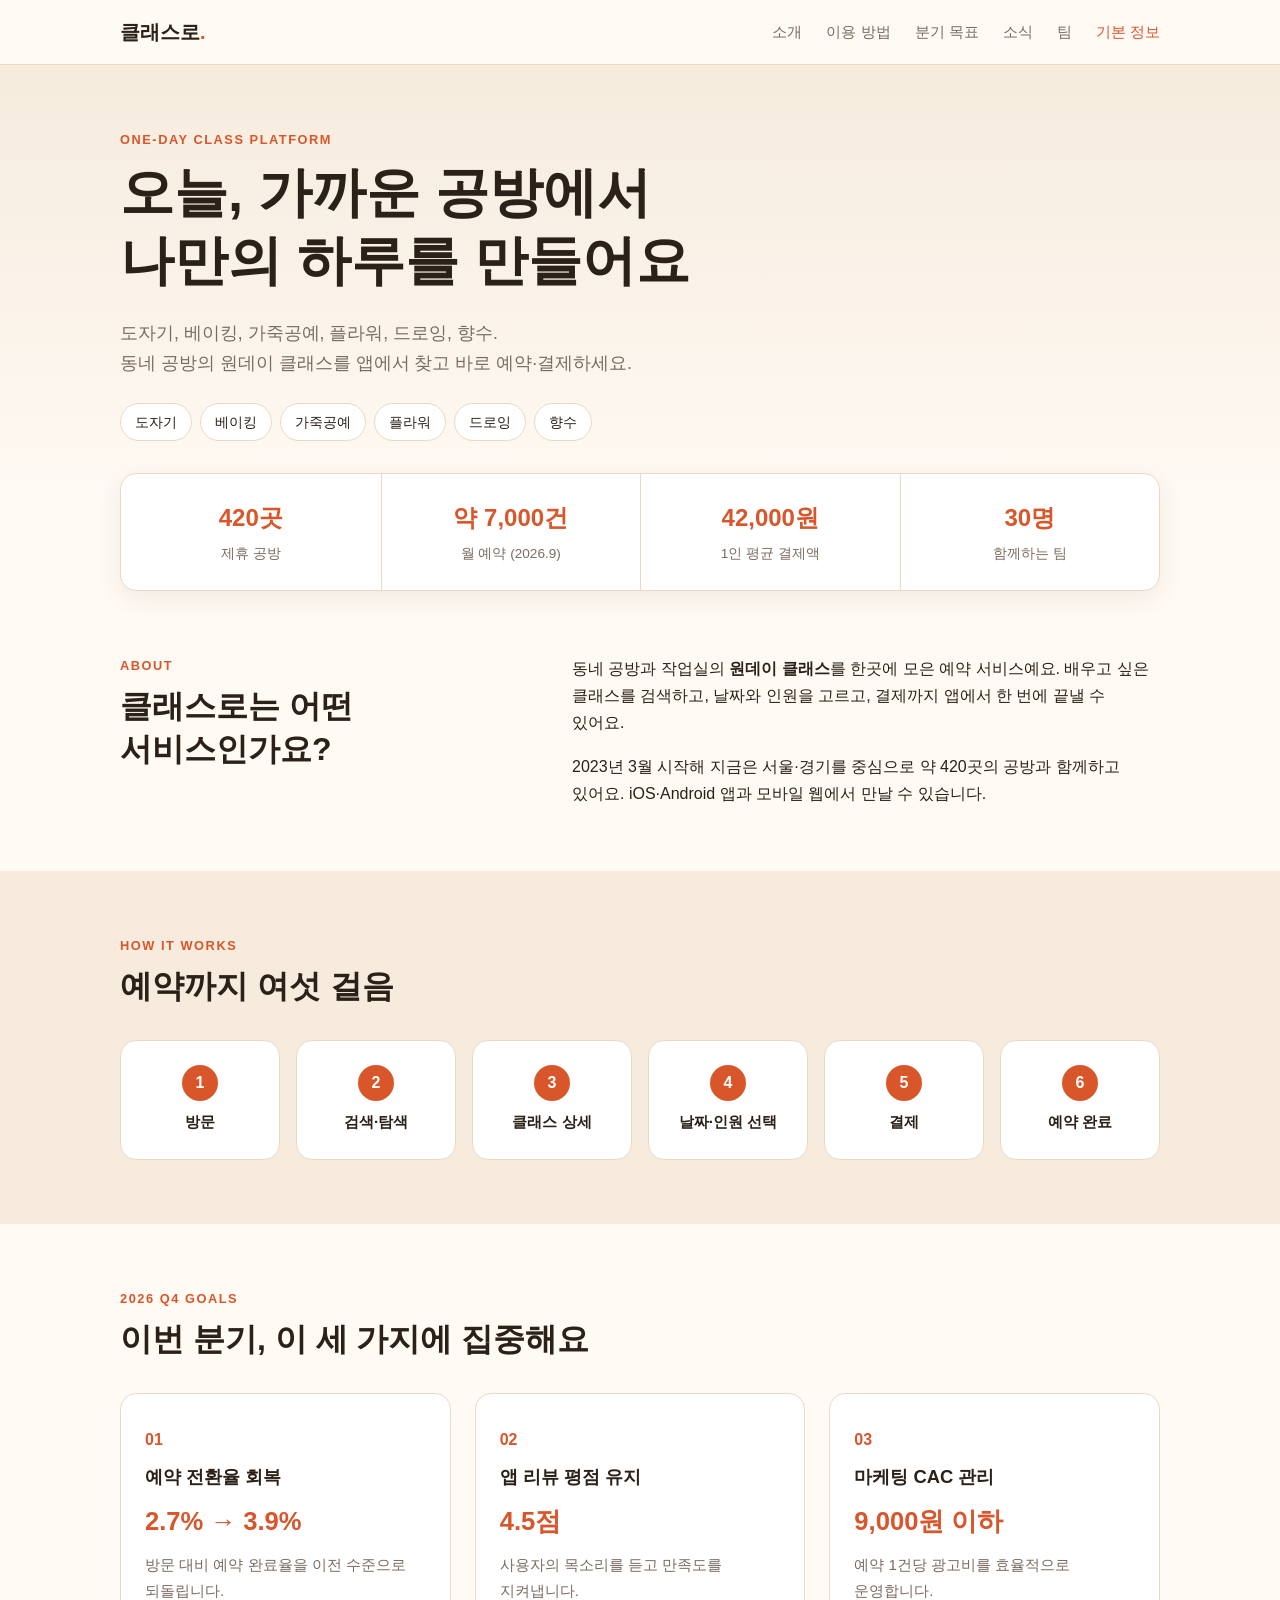
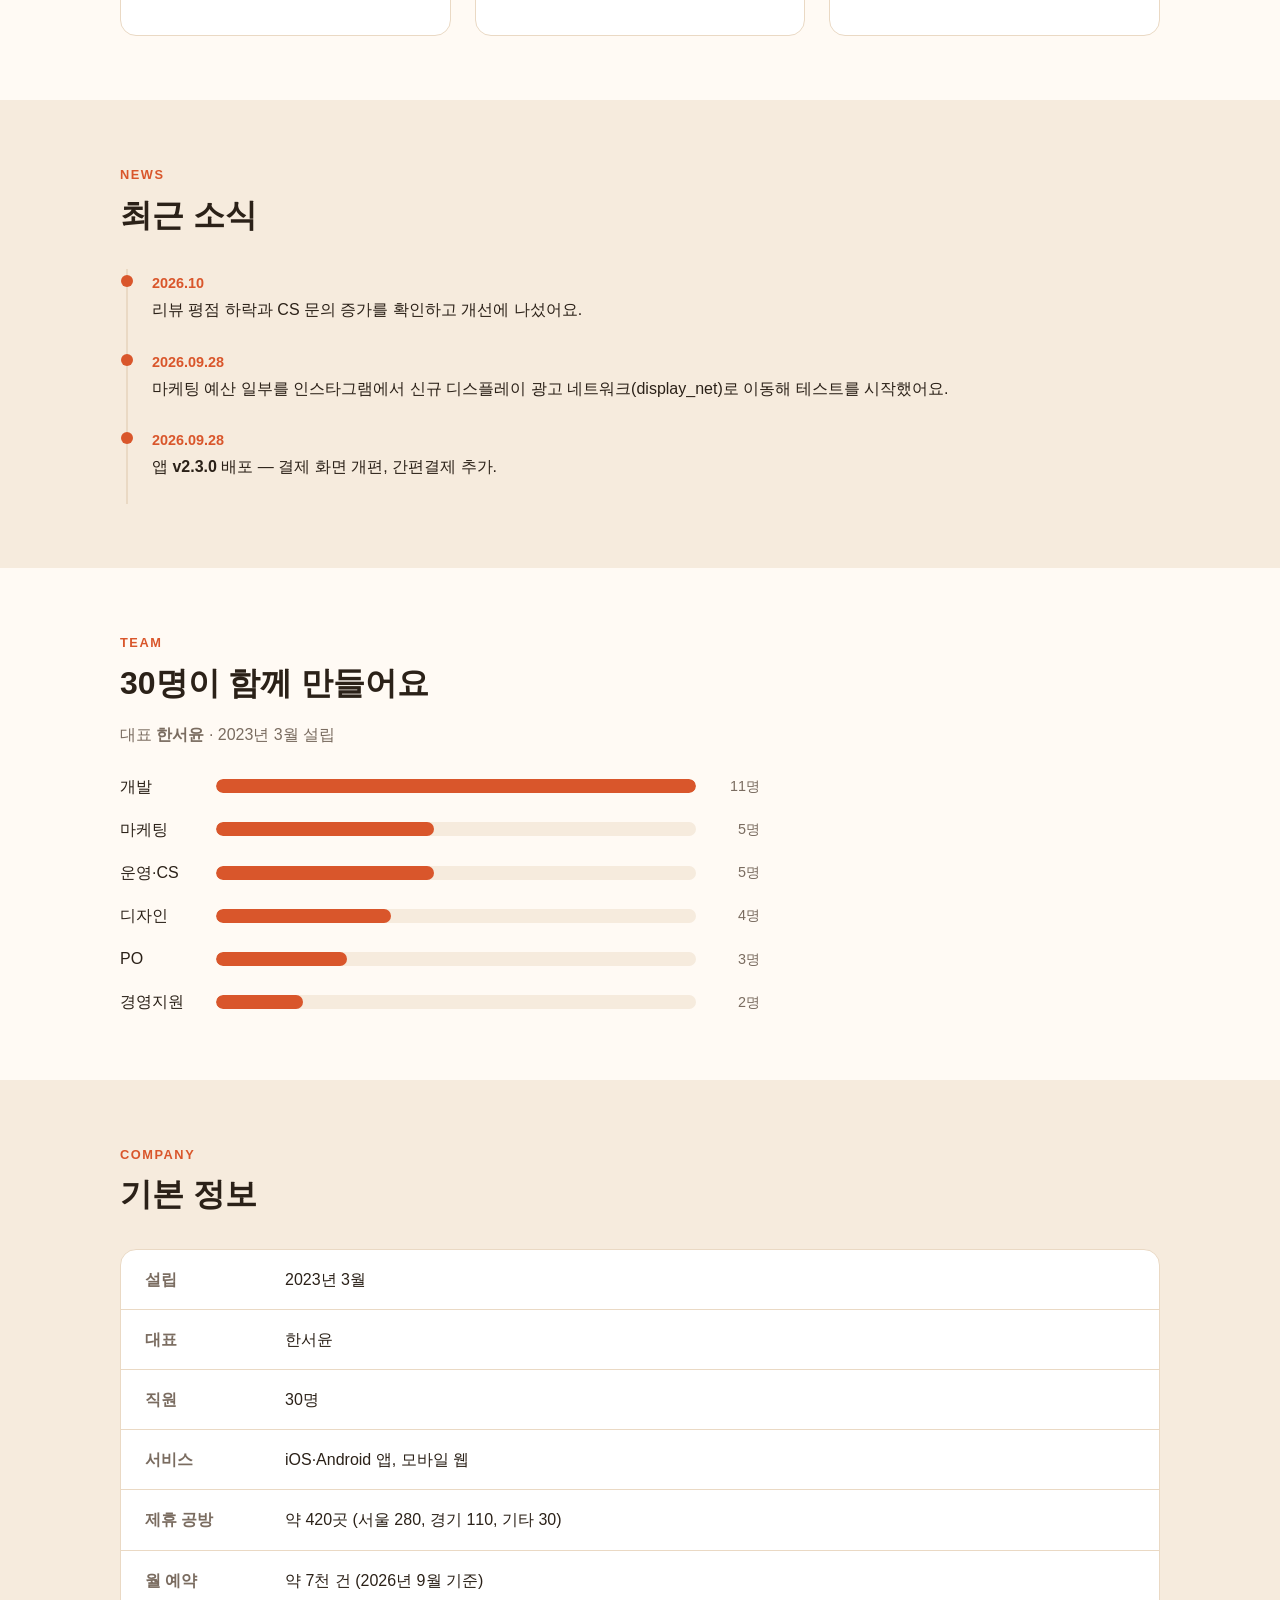
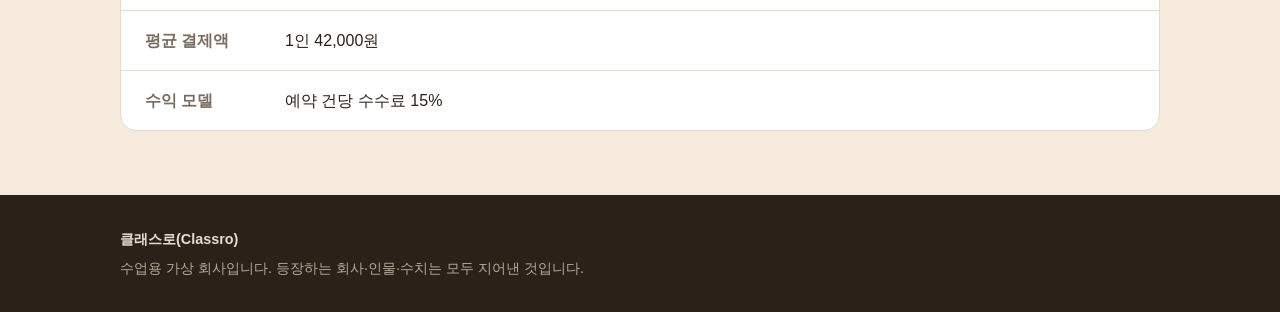
<file: index.html>
<!DOCTYPE html>
<html lang="ko">
<head>
  <meta charset="UTF-8">
  <meta name="viewport" content="width=device-width, initial-scale=1">
  <title>클래스로(Classro) — 동네 공방 원데이 클래스 예약</title>
  <meta name="description" content="동네 공방·작업실의 원데이 클래스를 앱에서 찾고 바로 예약·결제하는 서비스, 클래스로.">
  <link rel="stylesheet" href="css/style.css">
</head>
<body>
  <header class="site-header">
    <div class="container header-inner">
      <a href="#top" class="logo">클래스로<span>.</span></a>
      <button class="nav-toggle" aria-label="메뉴 열기" aria-expanded="false" aria-controls="nav">☰</button>
      <nav id="nav" class="nav">
        <a href="#about">소개</a>
        <a href="#flow">이용 방법</a>
        <a href="#goals">분기 목표</a>
        <a href="#news">소식</a>
        <a href="#team">팀</a>
        <a href="#info">기본 정보</a>
      </nav>
    </div>
  </header>

  <main id="top">
    <section class="hero">
      <div class="container">
        <p class="eyebrow">ONE-DAY CLASS PLATFORM</p>
        <h1>오늘, 가까운 공방에서<br>나만의 하루를 만들어요</h1>
        <p class="lead">도자기, 베이킹, 가죽공예, 플라워, 드로잉, 향수.<br>동네 공방의 원데이 클래스를 앱에서 찾고 바로 예약·결제하세요.</p>
        <div class="tags">
          <span>도자기</span><span>베이킹</span><span>가죽공예</span><span>플라워</span><span>드로잉</span><span>향수</span>
        </div>
      </div>
    </section>

    <section class="stats" aria-label="주요 수치">
      <div class="container stats-grid">
        <div class="stat"><strong data-count="420" data-suffix="곳">420곳</strong><span>제휴 공방</span></div>
        <div class="stat"><strong data-count="7000" data-prefix="약 " data-suffix="건">약 7,000건</strong><span>월 예약 (2026.9)</span></div>
        <div class="stat"><strong data-count="42000" data-suffix="원">42,000원</strong><span>1인 평균 결제액</span></div>
        <div class="stat"><strong data-count="30" data-suffix="명">30명</strong><span>함께하는 팀</span></div>
      </div>
    </section>

    <section id="about" class="section">
      <div class="container two-col">
        <div>
          <p class="eyebrow">ABOUT</p>
          <h2>클래스로는 어떤 서비스인가요?</h2>
        </div>
        <div class="prose">
          <p>동네 공방과 작업실의 <strong>원데이 클래스</strong>를 한곳에 모은 예약 서비스예요. 배우고 싶은 클래스를 검색하고, 날짜와 인원을 고르고, 결제까지 앱에서 한 번에 끝낼 수 있어요.</p>
          <p>2023년 3월 시작해 지금은 서울·경기를 중심으로 약 420곳의 공방과 함께하고 있어요. iOS·Android 앱과 모바일 웹에서 만날 수 있습니다.</p>
        </div>
      </div>
    </section>

    <section id="flow" class="section alt">
      <div class="container">
        <p class="eyebrow">HOW IT WORKS</p>
        <h2>예약까지 여섯 걸음</h2>
        <ol class="steps">
          <li><b>1</b><span>방문</span></li>
          <li><b>2</b><span>검색·탐색</span></li>
          <li><b>3</b><span>클래스 상세</span></li>
          <li><b>4</b><span>날짜·인원 선택</span></li>
          <li><b>5</b><span>결제</span></li>
          <li><b>6</b><span>예약 완료</span></li>
        </ol>
      </div>
    </section>

    <section id="goals" class="section">
      <div class="container">
        <p class="eyebrow">2026 Q4 GOALS</p>
        <h2>이번 분기, 이 세 가지에 집중해요</h2>
        <div class="cards">
          <article class="card">
            <span class="card-no">01</span>
            <h3>예약 전환율 회복</h3>
            <p class="big">2.7% → 3.9%</p>
            <p>방문 대비 예약 완료율을 이전 수준으로 되돌립니다.</p>
          </article>
          <article class="card">
            <span class="card-no">02</span>
            <h3>앱 리뷰 평점 유지</h3>
            <p class="big">4.5점</p>
            <p>사용자의 목소리를 듣고 만족도를 지켜냅니다.</p>
          </article>
          <article class="card">
            <span class="card-no">03</span>
            <h3>마케팅 CAC 관리</h3>
            <p class="big">9,000원 이하</p>
            <p>예약 1건당 광고비를 효율적으로 운영합니다.</p>
          </article>
        </div>
      </div>
    </section>

    <section id="news" class="section alt">
      <div class="container">
        <p class="eyebrow">NEWS</p>
        <h2>최근 소식</h2>
        <ul class="timeline">
          <li>
            <time datetime="2026-10">2026.10</time>
            <p>리뷰 평점 하락과 CS 문의 증가를 확인하고 개선에 나섰어요.</p>
          </li>
          <li>
            <time datetime="2026-09-28">2026.09.28</time>
            <p>마케팅 예산 일부를 인스타그램에서 신규 디스플레이 광고 네트워크(display_net)로 이동해 테스트를 시작했어요.</p>
          </li>
          <li>
            <time datetime="2026-09-28">2026.09.28</time>
            <p>앱 <strong>v2.3.0</strong> 배포 — 결제 화면 개편, 간편결제 추가.</p>
          </li>
        </ul>
      </div>
    </section>

    <section id="team" class="section">
      <div class="container">
        <p class="eyebrow">TEAM</p>
        <h2>30명이 함께 만들어요</h2>
        <p class="sub">대표 <strong>한서윤</strong> · 2023년 3월 설립</p>
        <ul class="bars" id="team-bars">
          <li data-n="11"><span>개발</span><div class="bar"><i></i></div><em>11명</em></li>
          <li data-n="5"><span>마케팅</span><div class="bar"><i></i></div><em>5명</em></li>
          <li data-n="5"><span>운영·CS</span><div class="bar"><i></i></div><em>5명</em></li>
          <li data-n="4"><span>디자인</span><div class="bar"><i></i></div><em>4명</em></li>
          <li data-n="3"><span>PO</span><div class="bar"><i></i></div><em>3명</em></li>
          <li data-n="2"><span>경영지원</span><div class="bar"><i></i></div><em>2명</em></li>
        </ul>
      </div>
    </section>

    <section id="info" class="section alt">
      <div class="container">
        <p class="eyebrow">COMPANY</p>
        <h2>기본 정보</h2>
        <dl class="info">
          <div><dt>설립</dt><dd>2023년 3월</dd></div>
          <div><dt>대표</dt><dd>한서윤</dd></div>
          <div><dt>직원</dt><dd>30명</dd></div>
          <div><dt>서비스</dt><dd>iOS·Android 앱, 모바일 웹</dd></div>
          <div><dt>제휴 공방</dt><dd>약 420곳 (서울 280, 경기 110, 기타 30)</dd></div>
          <div><dt>월 예약</dt><dd>약 7천 건 (2026년 9월 기준)</dd></div>
          <div><dt>평균 결제액</dt><dd>1인 42,000원</dd></div>
          <div><dt>수익 모델</dt><dd>예약 건당 수수료 15%</dd></div>
        </dl>
      </div>
    </section>
  </main>

  <footer class="site-footer">
    <div class="container">
      <strong>클래스로(Classro)</strong>
      <p>수업용 가상 회사입니다. 등장하는 회사·인물·수치는 모두 지어낸 것입니다.</p>
    </div>
  </footer>

  <script src="js/script.js"></script>
</body>
</html>
</file>
<file: css/style.css>
:root {
  --color-primary: #d9562b;
  --color-primary-dark: #b4421d;
  --color-ink: #2b2118;
  --color-muted: #7a6c60;
  --color-bg: #fffaf4;
  --color-alt: #f6ebdd;
  --color-surface: #ffffff;
  --color-line: #ead9c4;
  --radius: 16px;
  --space-1: 8px;
  --space-2: 16px;
  --space-3: 24px;
  --space-4: 32px;
  --space-6: 64px;
}

* { box-sizing: border-box; margin: 0; padding: 0; }
html { scroll-behavior: smooth; scroll-padding-top: 72px; }
body {
  font-family: "Pretendard", -apple-system, BlinkMacSystemFont, "Apple SD Gothic Neo", "Noto Sans KR", "Malgun Gothic", sans-serif;
  color: var(--color-ink);
  background: var(--color-bg);
  line-height: 1.7;
  word-break: keep-all;
}
a { color: inherit; text-decoration: none; }
ul, ol { list-style: none; }
.container { width: min(1040px, 100% - 2 * var(--space-3)); margin-inline: auto; }

/* header */
.site-header {
  position: sticky; top: 0; z-index: 10;
  background: rgba(255, 250, 244, .92);
  backdrop-filter: blur(8px);
  border-bottom: 1px solid var(--color-line);
}
.header-inner { display: flex; align-items: center; justify-content: space-between; height: 64px; }
.logo { font-size: 1.25rem; font-weight: 800; }
.logo span { color: var(--color-primary); }
.nav { display: flex; gap: var(--space-3); font-size: .95rem; }
.nav a { color: var(--color-muted); padding: var(--space-1) 0; }
.nav a:hover, .nav a.is-active { color: var(--color-primary); }
.nav-toggle {
  display: none; background: none; border: 0; font-size: 1.5rem;
  width: 44px; height: 44px; cursor: pointer; color: var(--color-ink);
}

/* hero */
.hero { padding: var(--space-6) 0; background: linear-gradient(180deg, var(--color-alt), var(--color-bg)); }
.eyebrow { color: var(--color-primary); font-size: .8rem; font-weight: 700; letter-spacing: .12em; margin-bottom: var(--space-1); }
.hero h1 { font-size: clamp(2rem, 6vw, 3.4rem); line-height: 1.25; margin-bottom: var(--space-3); }
.lead { font-size: 1.1rem; color: var(--color-muted); margin-bottom: var(--space-3); }
.tags { display: flex; flex-wrap: wrap; gap: var(--space-1); }
.tags span {
  padding: 6px 14px; border-radius: 999px; font-size: .9rem;
  background: var(--color-surface); border: 1px solid var(--color-line);
}

/* stats */
.stats { margin-top: calc(-1 * var(--space-4)); position: relative; }
.stats-grid {
  display: grid; grid-template-columns: repeat(4, 1fr);
  background: var(--color-surface); border: 1px solid var(--color-line);
  border-radius: var(--radius); box-shadow: 0 8px 24px rgba(80, 50, 20, .08);
}
.stat { padding: var(--space-3); text-align: center; }
.stat + .stat { border-left: 1px solid var(--color-line); }
.stat strong { display: block; font-size: 1.5rem; color: var(--color-primary); }
.stat span { font-size: .85rem; color: var(--color-muted); }

/* sections */
.section { padding: var(--space-6) 0; }
.section.alt { background: var(--color-alt); }
h2 { font-size: clamp(1.5rem, 4vw, 2rem); line-height: 1.35; margin-bottom: var(--space-4); }
.two-col { display: grid; grid-template-columns: 1fr 1.4fr; gap: var(--space-4); }
.two-col h2 { margin-bottom: 0; }
.prose p + p { margin-top: var(--space-2); }
.sub { margin: calc(-1 * var(--space-2)) 0 var(--space-3); color: var(--color-muted); }

/* steps */
.steps { display: grid; grid-template-columns: repeat(6, 1fr); gap: var(--space-2); }
.steps li {
  background: var(--color-surface); border-radius: var(--radius); padding: var(--space-3) var(--space-2);
  text-align: center; border: 1px solid var(--color-line);
}
.steps b {
  display: inline-grid; place-items: center; width: 36px; height: 36px; margin-bottom: var(--space-1);
  border-radius: 50%; background: var(--color-primary); color: #fff;
}
.steps span { display: block; font-weight: 600; font-size: .95rem; }

/* goal cards */
.cards { display: grid; grid-template-columns: repeat(3, 1fr); gap: var(--space-3); }
.card {
  background: var(--color-surface); border: 1px solid var(--color-line);
  border-radius: var(--radius); padding: var(--space-4) var(--space-3);
  transition: transform .2s, box-shadow .2s;
}
.card:hover { transform: translateY(-4px); box-shadow: 0 10px 24px rgba(80, 50, 20, .1); }
.card-no { color: var(--color-primary); font-weight: 800; }
.card h3 { margin: var(--space-1) 0; font-size: 1.15rem; }
.card .big { font-size: 1.6rem; font-weight: 800; color: var(--color-primary); margin-bottom: var(--space-1); }
.card p:last-child { color: var(--color-muted); font-size: .95rem; }

/* timeline */
.timeline { border-left: 2px solid var(--color-line); margin-left: 6px; }
.timeline li { position: relative; padding: 0 0 var(--space-3) var(--space-3); }
.timeline li::before {
  content: ""; position: absolute; left: -7px; top: 6px; width: 12px; height: 12px;
  border-radius: 50%; background: var(--color-primary);
}
.timeline time { font-weight: 700; color: var(--color-primary); font-size: .9rem; }

/* team bars */
.bars { display: grid; gap: var(--space-2); max-width: 640px; }
.bars li { display: grid; grid-template-columns: 80px 1fr 48px; align-items: center; gap: var(--space-2); }
.bars em { font-style: normal; color: var(--color-muted); text-align: right; font-size: .9rem; }
.bar { height: 14px; background: var(--color-alt); border-radius: 999px; overflow: hidden; }
.bar i {
  display: block; height: 100%; width: 0; background: var(--color-primary); border-radius: 999px;
  transition: width 1s ease;
}

/* info */
.info { background: var(--color-surface); border-radius: var(--radius); border: 1px solid var(--color-line); }
.info div { display: grid; grid-template-columns: 140px 1fr; padding: var(--space-2) var(--space-3); }
.info div + div { border-top: 1px solid var(--color-line); }
.info dt { color: var(--color-muted); font-weight: 600; }

/* footer */
.site-footer { background: var(--color-ink); color: #e9ddd0; padding: var(--space-4) 0; font-size: .9rem; }
.site-footer p { color: #b7a999; margin-top: 4px; }

/* focus & motion */
a:focus-visible, button:focus-visible { outline: 3px solid var(--color-primary); outline-offset: 2px; }
.reveal { opacity: 0; transform: translateY(16px); transition: opacity .6s, transform .6s; }
.reveal.is-visible { opacity: 1; transform: none; }
@media (prefers-reduced-motion: reduce) {
  html { scroll-behavior: auto; }
  .reveal { opacity: 1; transform: none; transition: none; }
  .bar i, .card { transition: none; }
}

/* tablet & mobile */
@media (max-width: 800px) {
  .nav-toggle { display: block; }
  .nav {
    display: none; position: absolute; top: 64px; left: 0; right: 0;
    flex-direction: column; gap: 0; padding: var(--space-1) var(--space-3);
    background: var(--color-bg); border-bottom: 1px solid var(--color-line);
  }
  .nav.is-open { display: flex; }
  .nav a { padding: 12px 0; }
  .stats-grid { grid-template-columns: repeat(2, 1fr); }
  .stat:nth-child(3) { border-left: 0; }
  .stat:nth-child(n+3) { border-top: 1px solid var(--color-line); }
  .two-col, .cards { grid-template-columns: 1fr; }
  .steps { grid-template-columns: repeat(2, 1fr); }
  .info div { grid-template-columns: 100px 1fr; padding: var(--space-2); }
  .section, .hero { padding: 48px 0; }
}
</file>
